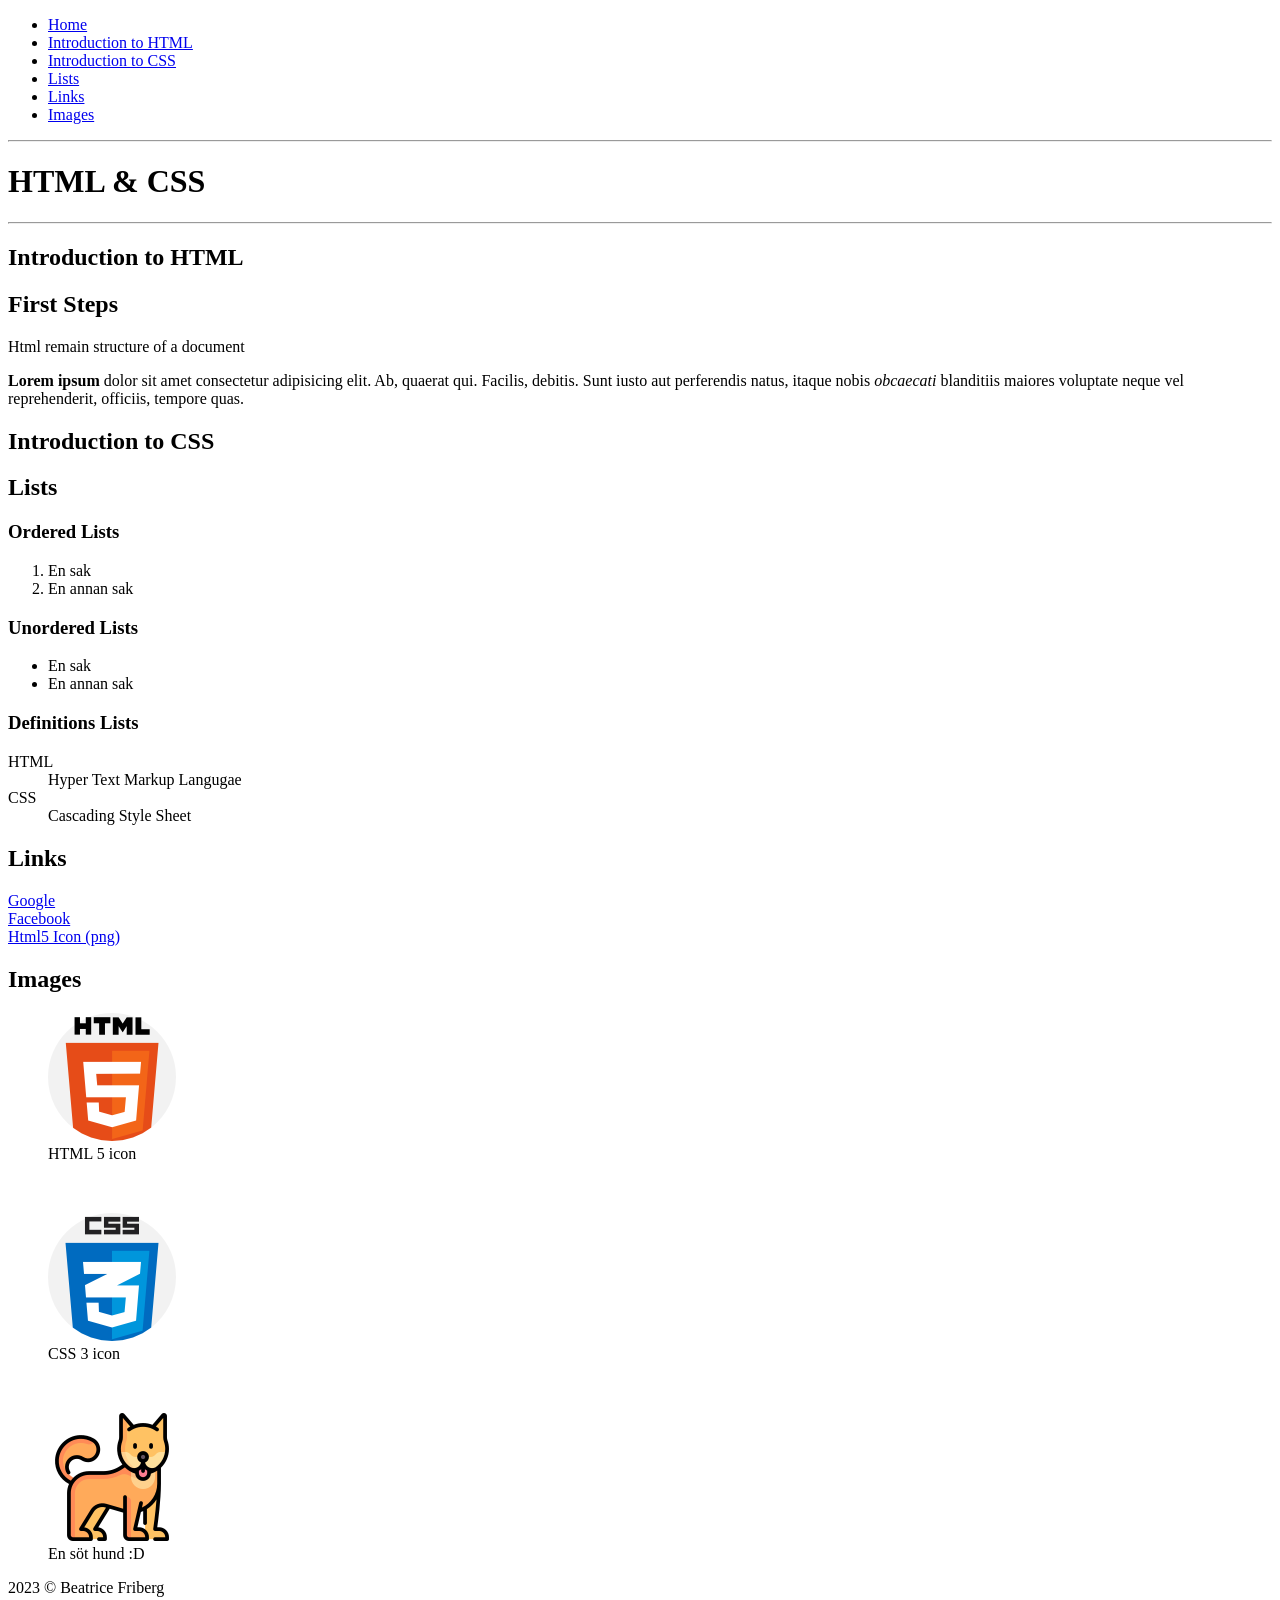
<file: index.html>
<!DOCTYPE html>
<html lang="en">
  <head>
    <meta charset="UTF-8" />
    <meta name="author" content="Beatrice Friberg" />
    <meta name="description" content="Introduction to html" />
    <meta http-equiv="X-UA-Compatible" content="IE=edge" />
    <meta name="viewport" content="width=device-width, initial-scale=1.0" />
    <title>Document</title>
    <link rel="icon" type="image/x-icon" href="img/html5.png" />
  </head>
  <body>
    <header>
      <nav>
        <ul>
          <li><a href="/">Home</a></li>
          <li><a href="#intro">Introduction to HTML</a></li>
          <li><a href="#introCSS">Introduction to CSS</a></li>
          <li><a href="#lists">Lists</a></li>
          <li><a href="#links">Links</a></li>
          <li><a href="#images">Images</a></li>
        </ul>
        <hr />
      </nav>
      <h1>HTML & CSS</h1>
      <hr />
    </header>

    <main>
      <section id="intro">
        <h2>Introduction to HTML</h2>
        <h2>First Steps</h2>
        <aside>
          <p>Html remain structure of a document</p>
        </aside>
        <p>
          <b>Lorem ipsum</b> dolor sit amet consectetur adipisicing elit. Ab,
          quaerat qui. Facilis, debitis. Sunt iusto aut perferendis natus,
          itaque nobis <i>obcaecati</i> blanditiis maiores voluptate neque vel
          reprehenderit, officiis, tempore quas.
        </p>
      </section>
      <section id="introCSS">
        <h2>Introduction to CSS</h2>
      </section>

      <section id="lists">
        <h2>Lists</h2>

        <h3>Ordered Lists</h3>
        <ol>
          <li>En sak</li>
          <li>En annan sak</li>
        </ol>

        <h3>Unordered Lists</h3>
        <ul>
          <li>En sak</li>
          <li>En annan sak</li>
        </ul>

        <h3>Definitions Lists</h3>
        <dl>
          <dt>HTML</dt>
          <dd>Hyper Text Markup Langugae</dd>
          <dt>CSS</dt>
          <dd>Cascading Style Sheet</dd>
        </dl>
      </section>

      <section id="links">
        <h2>Links</h2>

        <a href="https://google.com">Google</a><br />
        <a href="https://facebook.com">Facebook</a>
        <br />
        <a href="img/html5.png" download>Html5 Icon (png)</a>
      </section>

      <section id="images">
        <h2>Images</h2>
        <figure>
          <img src="img/html5.png" alt="HTML 5" />
          <figcaption>HTML 5 icon</figcaption>
        </figure>
        <br />
        <figure>
          <img src="img/css3.png" alt="CSS 3" />
          <figcaption>CSS 3 icon</figcaption>
        </figure>
        <br />
        <figure>
          <img src="img/dog.png" alt="dog" />
          <figcaption>En söt hund :D</figcaption>
        </figure>
      </section>
      <footer>2023 &copy; Beatrice Friberg</footer>
    </main>
  </body>
</html>
</file>
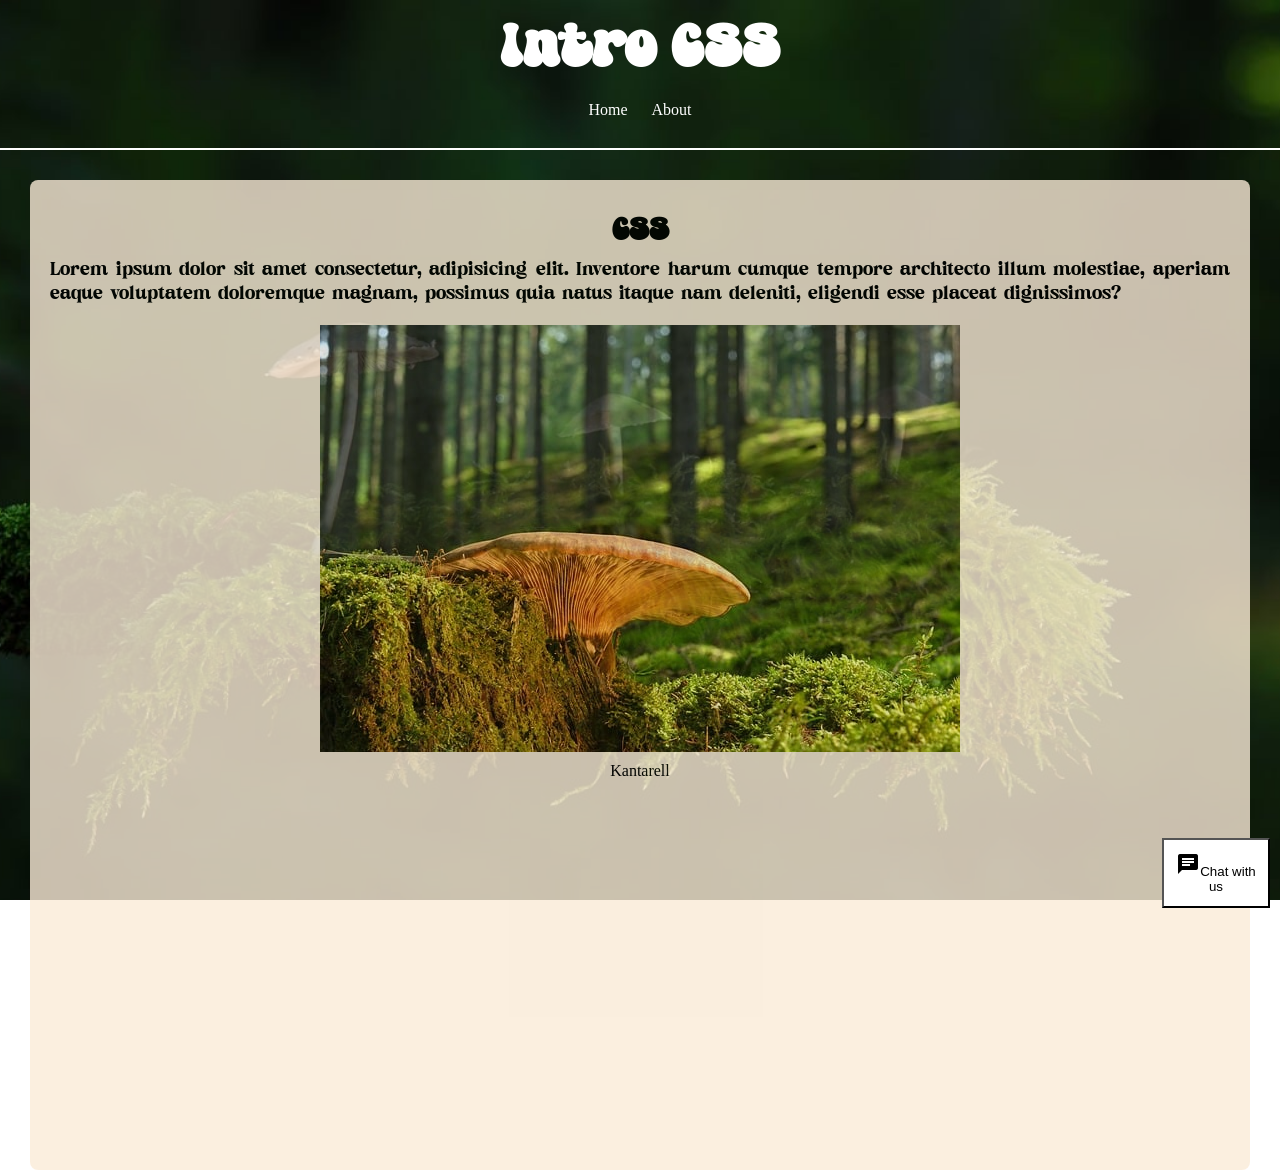
<file: Lec3/CSS /index.html>
<!DOCTYPE html>
<html lang="en">
<head>
    <meta charset="UTF-8">
    <meta http-equiv="X-UA-Compatible" content="IE=edge">
    <meta name="viewport" content="width=device-width, initial-scale=1.0">
    <title>Intro CSS</title>
    <link rel="stylesheet" href="style.css">
    <link rel="stylesheet" href="https://fonts.googleapis.com/icon?family=Material+Icons">

</head>
<body>
    <header>
        <h1>Intro CSS</h1>
        <nav>
            <ul>
             <li><a href="index.html">Home</a></li>
             <li><a href="about.html">About</a></li> 
            </ul>
        </nav>
    </header>
    <main>
        <section class="box">
            <h2>CSS</h2>
            <p>Lorem ipsum dolor sit amet consectetur, adipisicing elit. Inventore harum cumque tempore architecto illum molestiae, aperiam eaque voluptatem doloremque magnam, possimus quia natus itaque nam deleniti, eligendi esse placeat dignissimos?</p>
            <figure>
                <img src="img/m2.jpg">
                <figcaption>Kantarell</figcaption>
            </figure>
            <br><br><br><br><br><br><br><br><br><br><br><br><br><br><br><br><br><br><br><br>
        </section>
        <section class="chat">
            <button><i class="material-icons">chat</i>Chat with us</button>
        </section>
    </main>
    
</body>
</html>
</file>
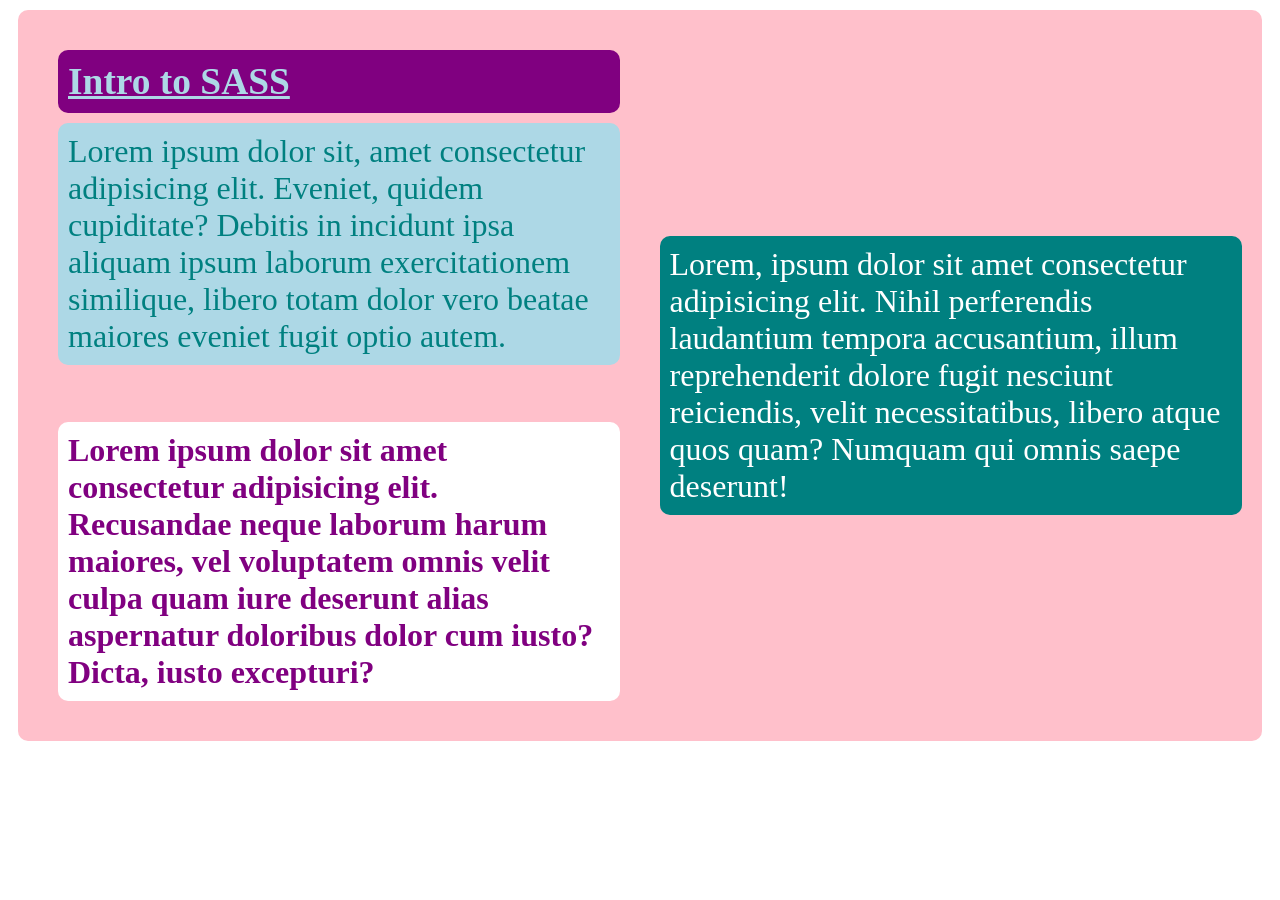
<file: Lec5/sass.html>
<!DOCTYPE html>
<html lang="en">
<head>
    <meta charset="UTF-8">
    <meta http-equiv="X-UA-Compatible" content="IE=edge">
    <meta name="viewport" content="width=device-width, initial-scale=1.0">
    <title>Intro SASS</title>
    <link rel="stylesheet" href="SCSS/style.css">
</head>
<body>
    <article class="main">
        <section class="section">
            <h1>Intro to SASS</h1>
            <p class="p1">Lorem ipsum dolor sit, amet consectetur adipisicing elit. Eveniet, quidem cupiditate? Debitis in incidunt ipsa aliquam ipsum laborum exercitationem similique, libero totam dolor vero beatae maiores eveniet fugit optio autem.</p>
            <br>
            <p class="p2">Lorem ipsum dolor sit amet consectetur adipisicing elit. Recusandae neque laborum harum maiores, vel voluptatem omnis velit culpa quam iure deserunt alias aspernatur doloribus dolor cum iusto? Dicta, iusto excepturi?</p>
        </section>
        <section class="main_section">
            <p>Lorem, ipsum dolor sit amet consectetur adipisicing elit. Nihil perferendis laudantium tempora accusantium, illum reprehenderit dolore fugit nesciunt reiciendis, velit necessitatibus, libero atque quos quam? Numquam qui omnis saepe deserunt!</p>
        </section>
    </article>
</body>
</html>
</file>
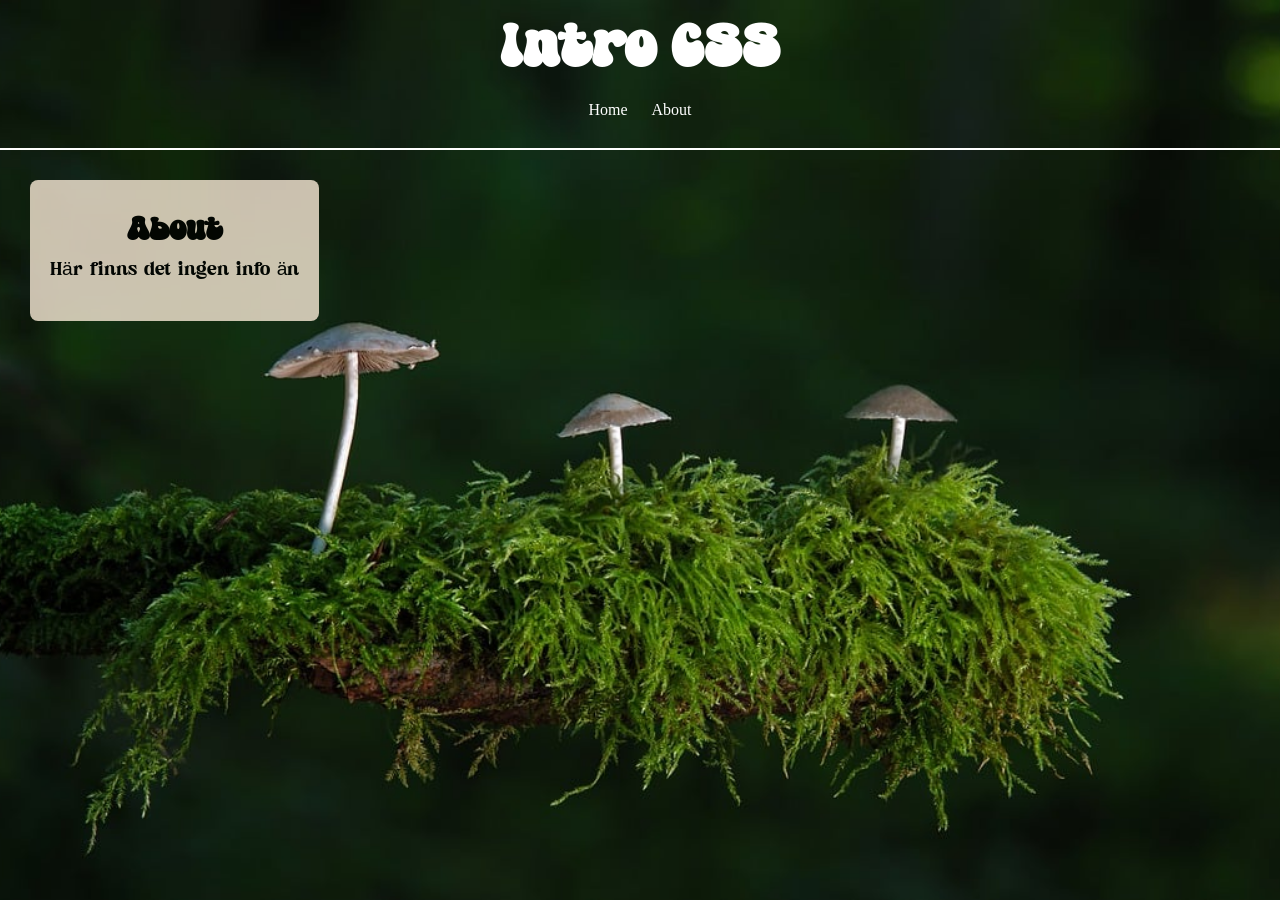
<file: Lec3/CSS /about.html>
<!DOCTYPE html>
<html lang="en">
<head>
    <meta charset="UTF-8">
    <meta http-equiv="X-UA-Compatible" content="IE=edge">
    <meta name="viewport" content="width=device-width, initial-scale=1.0">
    <title>Intro CSS</title>
    <link rel="stylesheet" href="style.css">
</head>
<body>
    <header>
    <h1>Intro CSS</h1>
    <nav>
        <ul>
         <li><a href="index.html">Home</a></li>
         <li><a href="about.html">About</a></li> 
        </ul>
    </nav>
    </header>
    <main>
        <section class="box">
            <h2>About</h2>
            <p>Här finns det ingen info än</p>
        </section>
    </main>
</body>
</html>
</file>
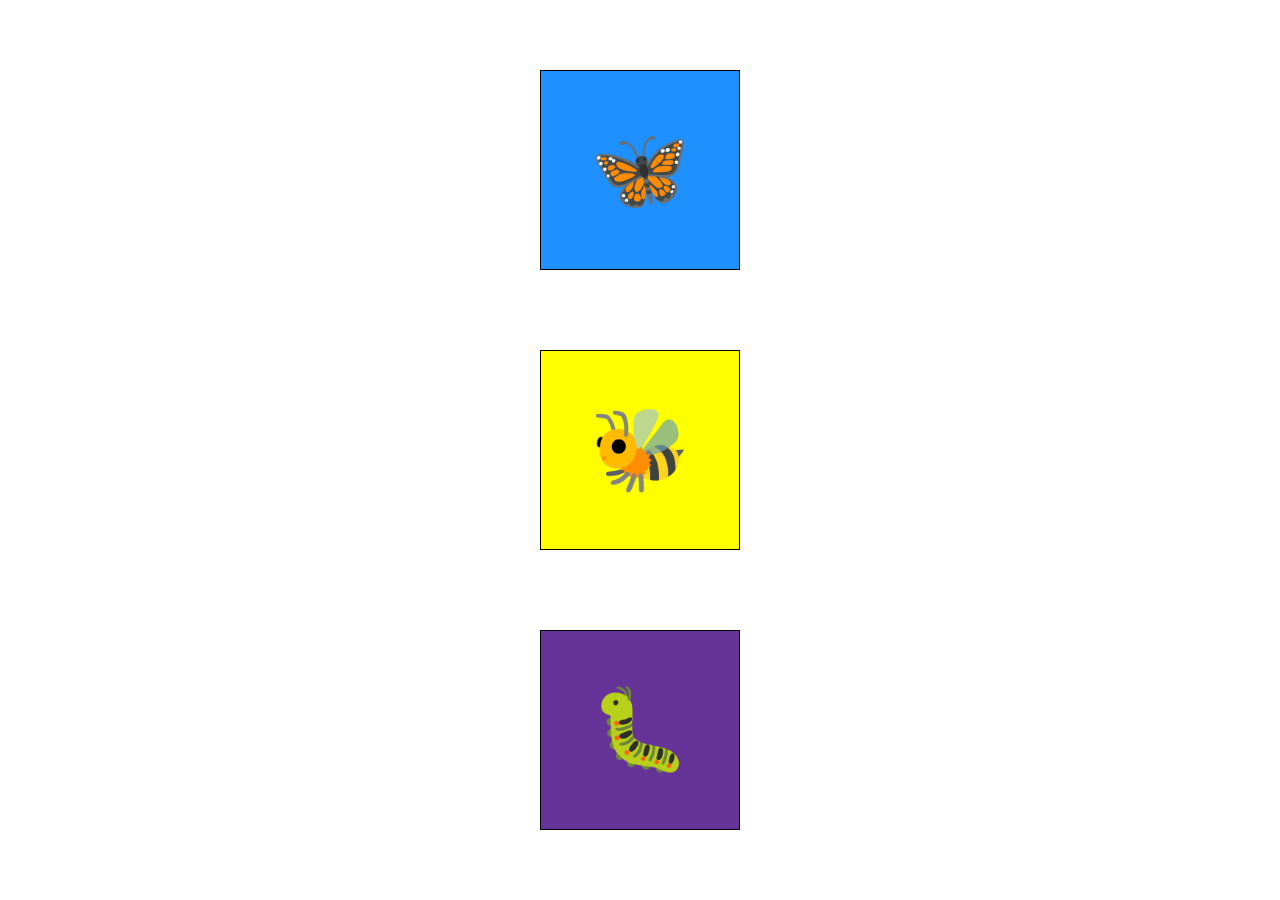
<file: Lec4/animation/Animation.html>
<!DOCTYPE html>
<html lang="en">
<head>
    <meta charset="UTF-8">
    <meta http-equiv="X-UA-Compatible" content="IE=edge">
    <meta name="viewport" content="width=device-width, initial-scale=1.0">
    <title>Transformations and Animations</title>
    <link rel="stylesheet" href="animation.css">
</head>
<body>
    <main>
        <section class="square">🦋</section>
        <section class="square">🐝</section>
        <section class="square animate">🐛</section>
    </main>
    
</body>
</html>
</file>
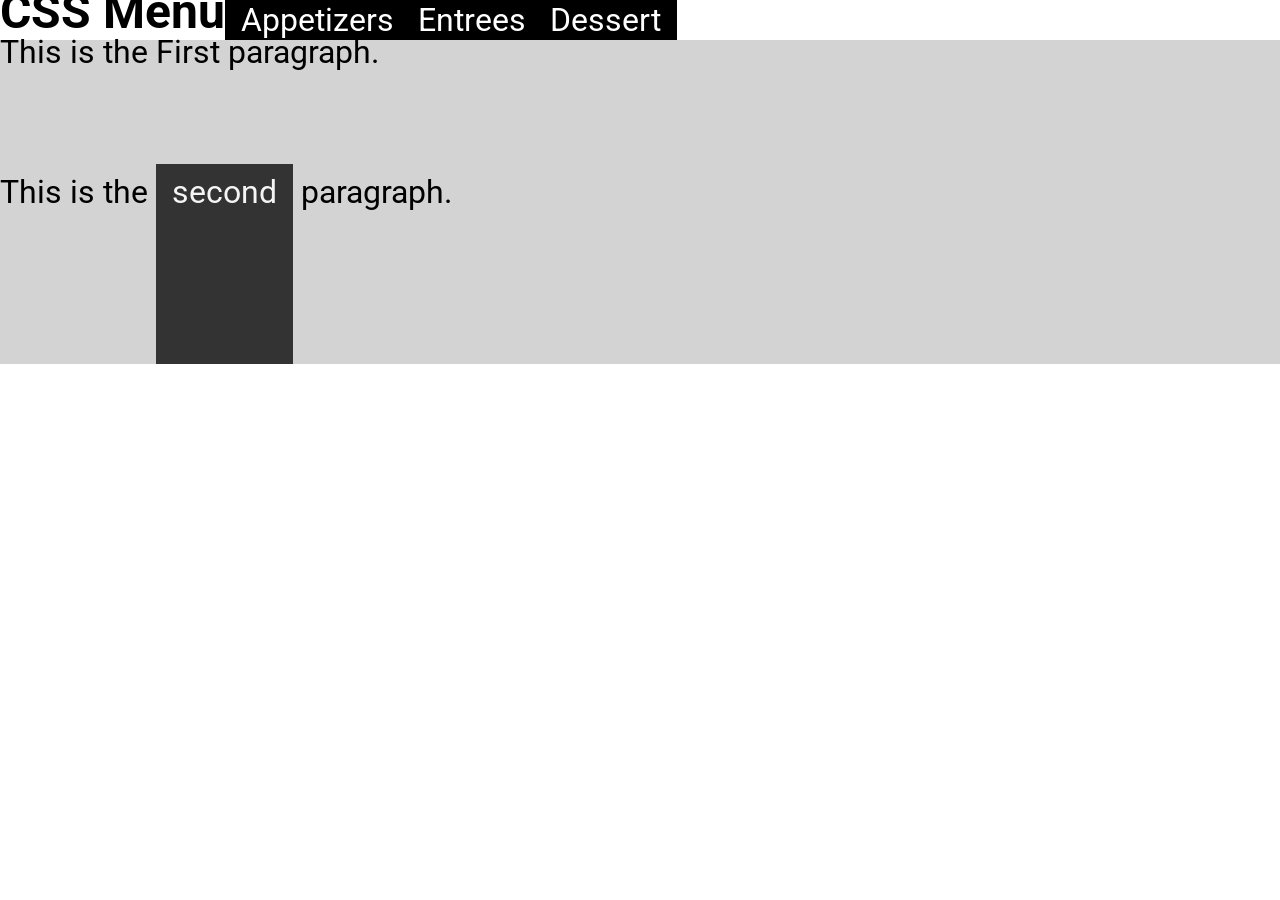
<file: Lec4/display/Display.html>
<!DOCTYPE html>
<html lang="en">

<head>
    <meta charset="UTF-8">
    <meta http-equiv="X-UA-Compatible" content="IE=edge">
    <meta name="viewport" content="width=device-width, initial-scale=1.0">
    <title>Display</title>
    <link rel="stylesheet" href="display.css">
</head>

<body>
    <main>
        
        <nav>
        <h2>CSS Menu</h2>
        <ul>
            <li><a href="one.html">Appetizers</a></li>
            <li><a href="two.html">Entrees</a></li>
            <li><a href="three.html">Dessert</a></li>
        </ul>
    </nav>
    <p>This is the First paragraph.</p>
        <p>This is the <span class="opposite">second</span> paragraph.</p>
    </main>
</body>


</html>
</file>
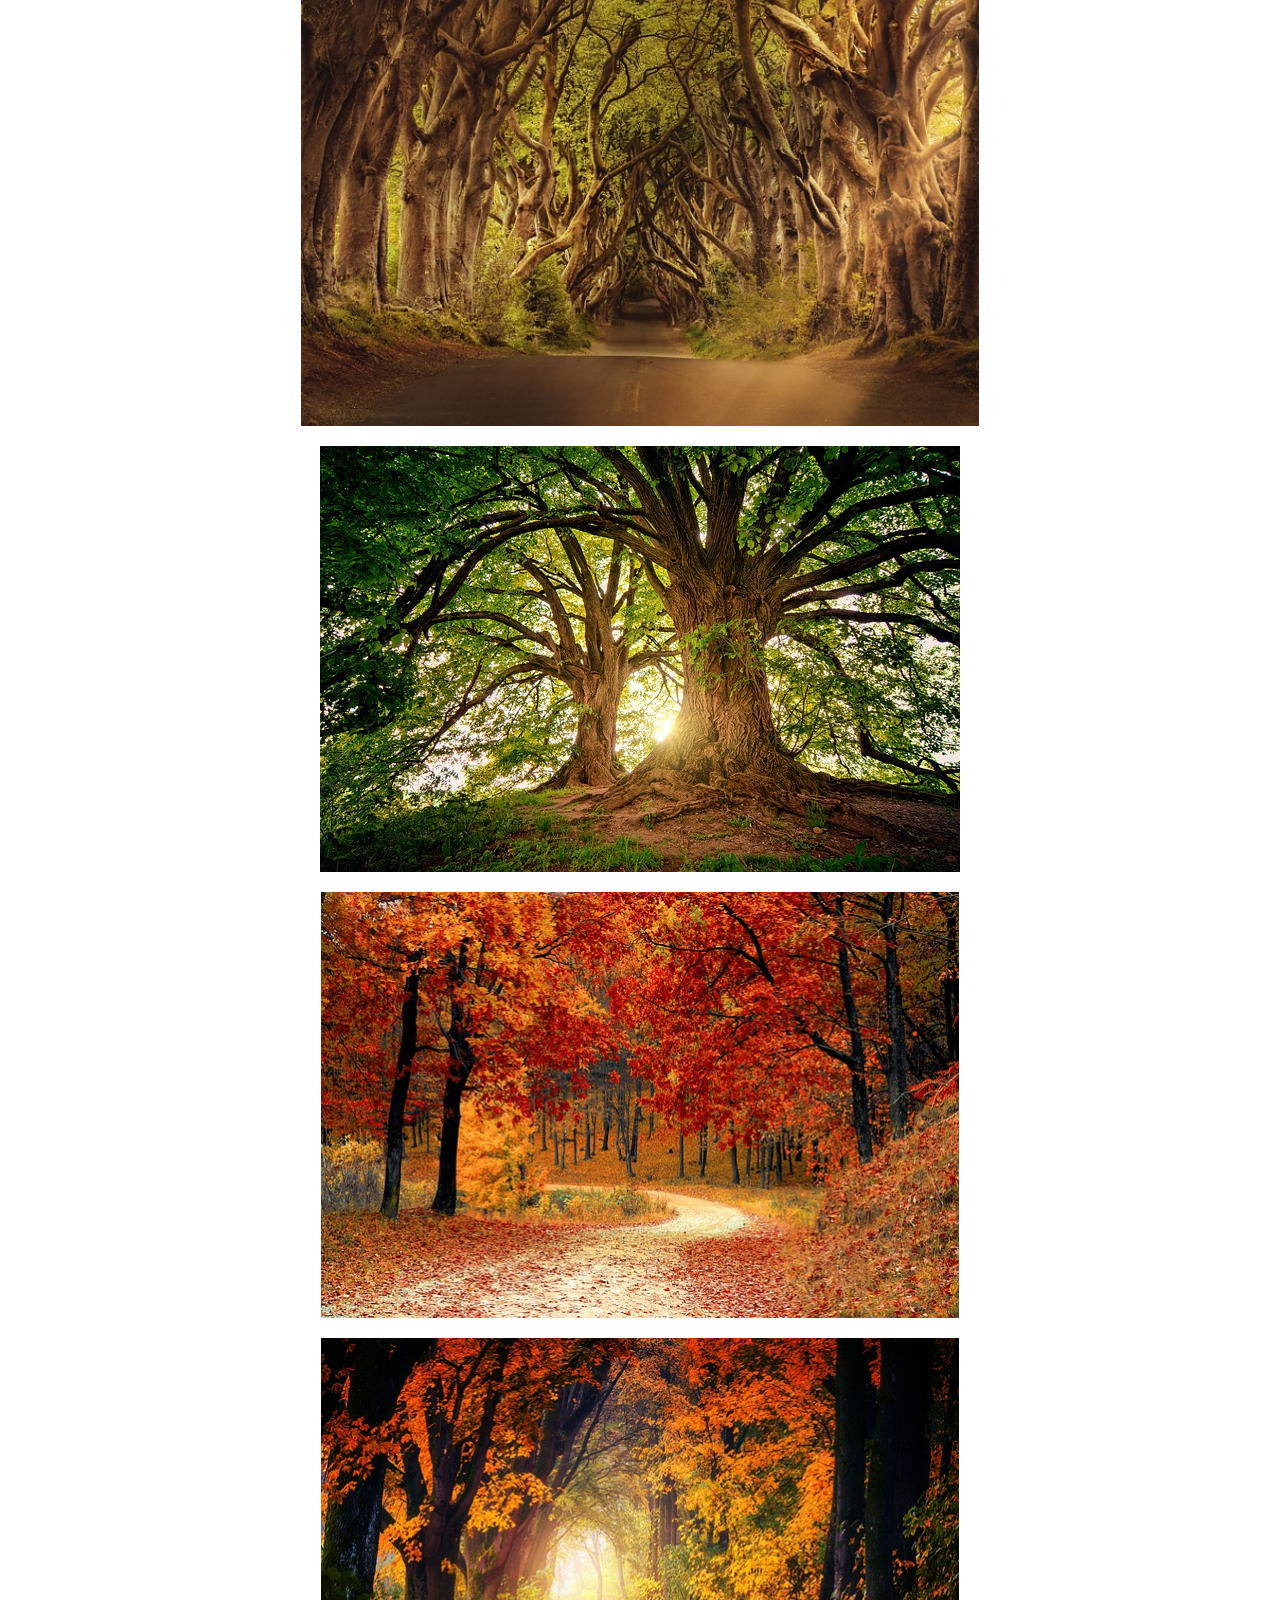
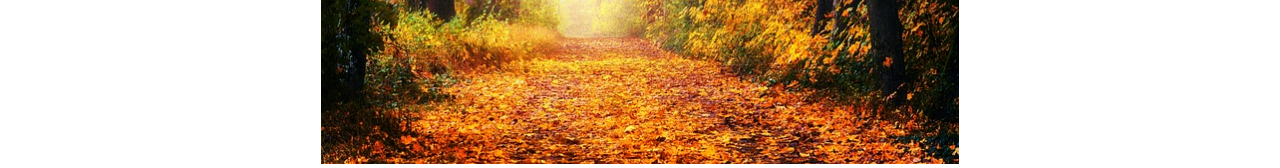
<file: Lec4/flexbox/Flexbox.html>
<!DOCTYPE html>
<html lang="en">
<head>
    <meta charset="UTF-8">
    <meta http-equiv="X-UA-Compatible" content="IE=edge">
    <meta name="viewport" content="width=device-width, initial-scale=1.0">
    <title>Flexbox</title>
    <link rel="stylesheet" href="testa.css">
</head>
<body>
    <main class="container">
        <section class="box"><img src="img/trees1.jpg" alt=""></section>
        <section class="box"><img src="img/trees2.jpg" alt=""></section>
        <section class="box"><img src="img/road-1072821_640.jpg" alt=""></section>
        <section class="box"><img src="img/autumn-3186876_640.jpg" alt=""></section>

    </main>
    
</body>
</html>
</file>
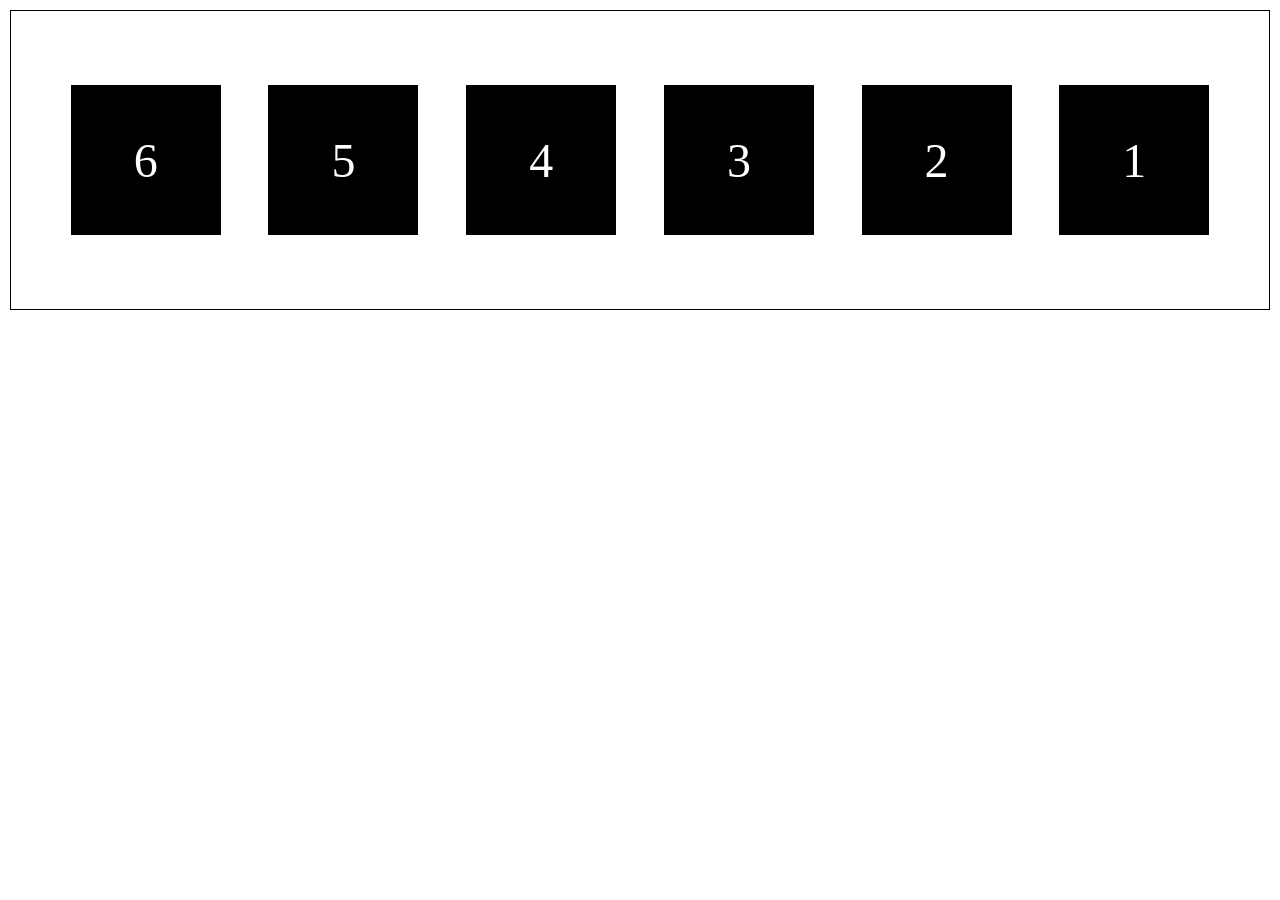
<file: Lec4/flexbox/flexbox2.html>
<!DOCTYPE html>
<html lang="en">
<head>
    <meta charset="UTF-8">
    <meta http-equiv="X-UA-Compatible" content="IE=edge">
    <meta name="viewport" content="width=device-width, initial-scale=1.0">
    <title>Flexbox</title>
    <link rel="stylesheet" href="css/style.css">
</head>
<body>
    <main class="container">
        <div class="box">1</div>
        <div class="box">2</div>
        <div class="box">3</div>
        <div class="box">4</div>
        <div class="box">5</div>
        <div class="box">6</div>
    </main>
    
</body>
</html>
</file>
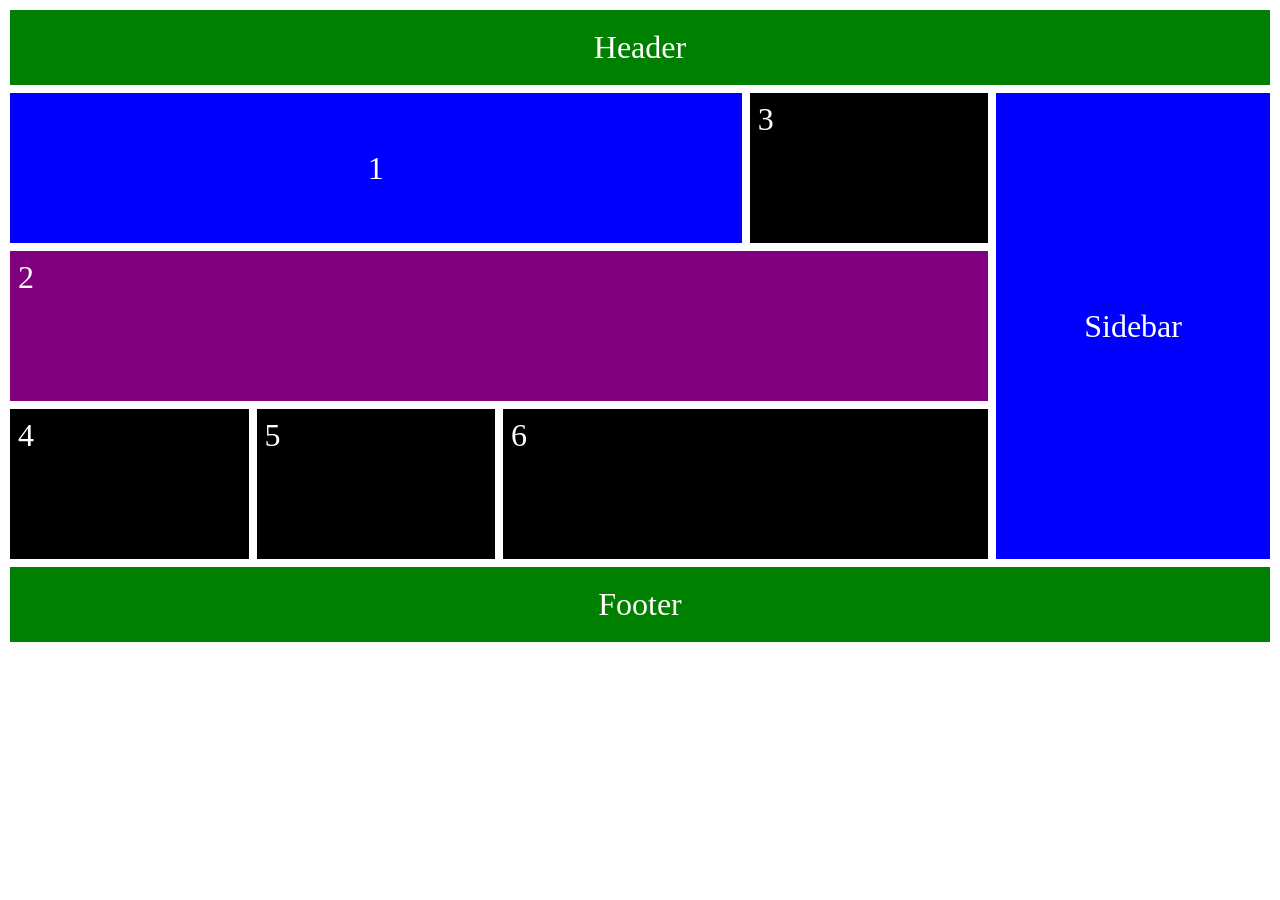
<file: Lec4/gridbox/gridbox.html>
<!DOCTYPE html>
<html lang="en">
<head>
    <meta charset="UTF-8">
    <meta http-equiv="X-UA-Compatible" content="IE=edge">
    <meta name="viewport" content="width=device-width, initial-scale=1.0">
    <title>Grid</title>
    <link rel="stylesheet" href="grids.css">
</head>
<body>
    <header class="header el">Header</header>
    <main class="container">
        <div class="box">1</div>
        <div class="box">2</div>
        <div class="box">3</div>
        <div class="box">4</div>
        <div class="box">5</div>
        <div class="box">6</div>
    </main>
    <aside class="sidebar el">Sidebar</aside>
    <footer class="footer el">Footer</footer>
</body>
</html>
</file>
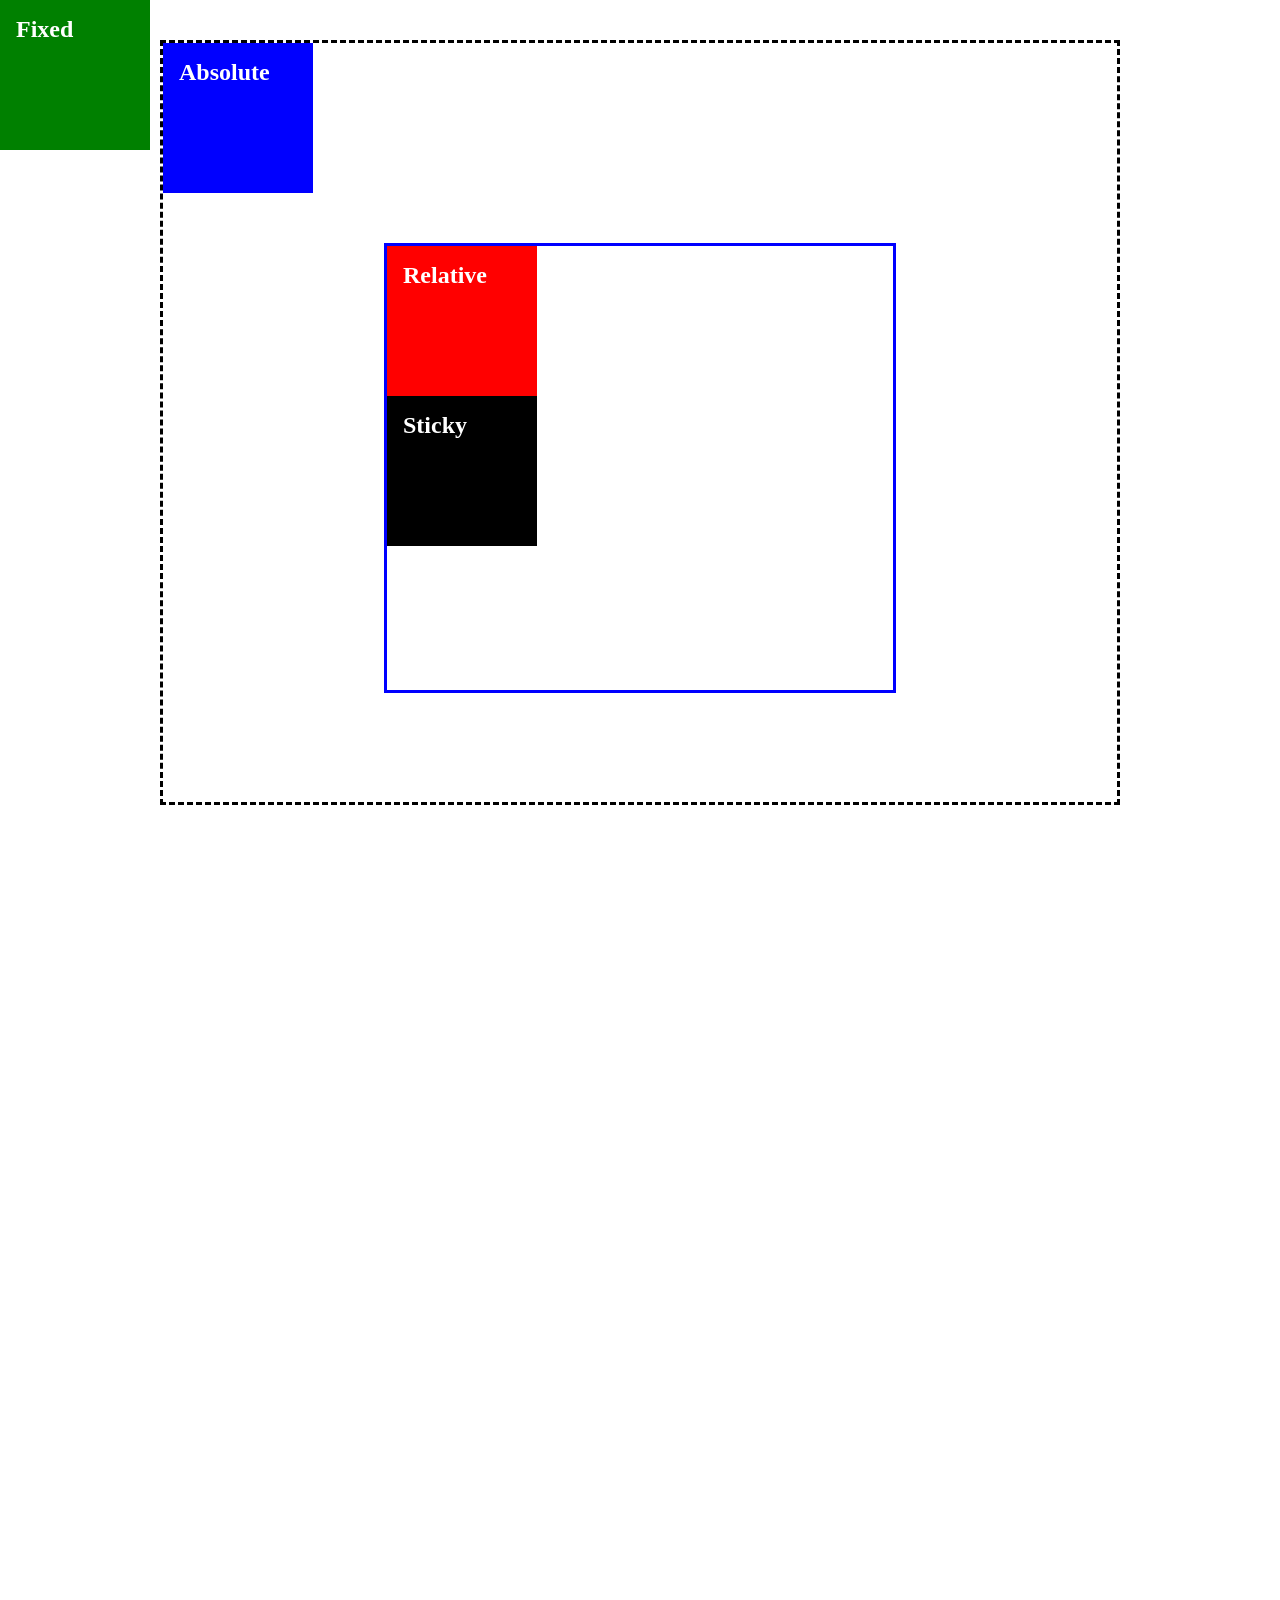
<file: Lec4/posistions/Position.html>
<!DOCTYPE html>
<html lang="en">

<head>
    <meta charset="UTF-8">
    <meta http-equiv="X-UA-Compatible" content="IE=edge">
    <meta name="viewport" content="width=device-width, initial-scale=1.0">
    <title>Position</title>
    <link rel="stylesheet" href="position.css">
</head>

    <!-- div are block without semantic. 
        Don't use them too much!  -->
        <section class="outer-container">
        <section class="inner-container">
            <section class="box absolute">
                <h2>Absolute</h2>
            </section>
            <section class="box relative">
                <h2>Relative</h2>
            </section>
            <section class="box fixed">
                <h2>Fixed</h2>
            </section>
            <section class="box sticky">
                <h2>Sticky</h2>
            </section>
        </section>
    </section>
 

<!--  <button class="social">&#128512;</button>
  <section id="one">
    <header class="blue">Header One</header>
    <h2>One</h2>
 </section>
 <section id="two">
    <header class="red">Header Two</header>
    <h2>Two</h2>
 </section>
 <section id="three">
    <header class="green">Header Three</header>
    <h2>three</h2>
 </section>
 <footer>
    <a href="#one">One</a>
    <a href="#two">Two</a>
    <a href="#three">Three</a>
 </footer> -->

</body>

</html>
</file>
<file: Lec3/CSS /style.css>
@font-face {
    font-family: supermagic;
    src: url(Super\ Magic.ttf);
}

@font-face {
    font-family: classicdiary;
    src: url(ClassicalDiary.ttf);
}

* {
    margin: 0;
    padding: 0;
    box-sizing: border-box;
}

body, html {
    height: 100%;
    font-family:Georgia, 'Times New Roman', Times, serif;
}

body {
    background-image: url(img/mushroom.jpg);
    height: 100%;
    background-position: center;
    background-repeat: no-repeat;
    background-attachment: fixed;
    background-size: cover;
}
header {
    border-bottom:2px solid #ffffff;
    position: fixed;
    height: 150px;
    width: 100%;
    z-index: 1;
}

h1 {
    color: #ffffff;
    text-align: center;
    font-family: "supermagic";
    font-size: 60px;
    margin: 10px;
}
h1:active {
    color: green;
}

nav{
    text-align: center;
    padding:10px;
    margin: 10px;
}

nav li {
    list-style-type: none;
    display: inline;
    padding:10px;
}

nav a {
    text-decoration: none;
    color: #ffffff;
}

a:hover{
    color:darkgreen;
    text-decoration: underline;
}

.box{
    background-color:antiquewhite;
    margin: 30px;
    padding: 20px;
    border-radius: 8px;
    opacity: 80%;
    position: absolute;
    top: 150px;
    z-index: 0;
    
}

.box h2 {
    text-align: center;
    font-size: 2rem;
    margin: 10px;
    font-family: "supermagic";

}

.box p {
    text-align: justify;
    text-justify: inter-word;
    font-size: 120%;
    margin-bottom: 20px;
    font-family: "classicdiary", Arial, Helvetica, sans-serif;
    
}

.box img {
    display: block;
    max-width: 100%;
    height: auto;
    margin: auto;
}

.box figcaption{
    text-align: center;
    margin: 10px;
}

.chat {
    position: fixed;
    top: 92%;
    left: 90%;
}

.chat button {
    background-color: #ffffff;
    margin: 10px;
    padding: 12px 12px;

}

.chat img {
    width: 20px;
    justify-content: center;
}
</file>
<file: Lec5/SCSS/style.css>
/* First SASS file */
/* Variables*/
/* $textcolor:pink;
$textcolor2: purple; */
/* $primary-color: teal;
$secondary-color: lightblue; */
.main {
  background-color: pink;
  color: teal;
  font-size: 2rem;
  display: flex;
  justify-content: center;
  align-items: center;
  padding: 10px;
  margin: 10px;
  border-radius: 10px;
}
.main .section {
  font-weight: 800;
  padding: 10px;
  margin: 10px;
  border-radius: 10px;
}
.main .section h1 {
  color: lightblue;
  text-decoration: underline;
  background-color: purple;
  padding: 10px;
  margin: 10px;
  border-radius: 10px;
}
.main .section .p1 {
  font-weight: 300;
  background-color: lightblue;
  padding: 10px;
  margin: 10px;
  border-radius: 10px;
}
.main .section .p2 {
  color: purple;
  background-color: white;
  padding: 10px;
  margin: 10px;
  border-radius: 10px;
}
.main .main_section {
  color: white;
  font-weight: 300;
}
.main .main_section p {
  background-color: teal;
  padding: 10px;
  margin: 10px;
  border-radius: 10px;
}/*# sourceMappingURL=style.css.map */
</file>
<file: Lec4/animation/animation.css>
@import url("https://fonts.googleapis.com/css2?family=Nunito&display=swap");

* {
    margin: 0;
    padding: 0;
    box-sizing: border-box;
}

html {
    font-size: 5rem;
    font-family: 'Nunito', sans-serif;
}

body {
    min-height: 100vh;
    display: flex;
    flex-direction: column nowrap;
}

main {
    align-items: center;
    display: flex;
    flex-flow: column nowrap;
    flex-grow: 1;
    gap: 1rem;
    justify-content: center;
}

section {
    border: 1px solid #000;
    display: grid;
    height: 200px;
    place-content: center;
    width: 200px;
}

section:first-child {
    background-color: dodgerblue;
    /*transform: translateX(-50%);*/ /* Of the width of the section */
    /* transform: rotateX(45deg); */ /* rotation around the x-axel at the top*/
    /* transform: scaleX(120%); */
    /* transform: skewX(-10deg); */
}


section:nth-child(2) {
    background-color: yellow;
    /* transform: translateY(-2rem); */
    /* transform: rotateY(180deg); */
    /* transform: scaleY(120%); */
    /* transform: skewY(10deg); */
}

section:last-child {
    background-color: limegreen;
    /* transform: translate(100%, -5rem); */
    /* transform: rotateZ(78deg); */
    /* transform: scale(50%,50%); */
    /* transform: skew(-10deg,-10deg);*/
} 

section:hover {
    background-color: midnightblue;
    /* transition-property: background-color, transform;
    transition-duration: 2s, 3s;
    transition-delay: 0.5s; */
    transition: all 2s linear 0.5s;
}

section:last-child:hover {
    transform: rotate(180deg);
}

.animate {
    /* animation-name: slide;
    animation-duration: 5s;
    animation-timing-function: ease-in-out;
    animation-delay: 1s;
    animation-iteration-count: 5;
    animation-direction: alternate;
    animation-fill-mode: forwards; */
    animation: 5s ease-in-out 1s 5 normal forwards slide;
}

@keyframes slide {
    0%  {
        transform: translateX(0);
    }
    33% {
        transform: translateX(300px) rotate(180deg);
    }
    66% {
        transform: translateX(-300px) rotate(-180deg);
    }
    100% {
        transform: translateX(0);
        background-color: rebeccapurple;
    }
}
</file>
<file: Lec4/display/display.css>
@import url('https://fonts.googleapis.com/css2?family=Roboto&display=swap');

* {
    margin: 0;
    padding: 0;
    box-sizing: border-box;
}
body {
    line-height: 1.5rem;
    font-size: 2rem;
    font-family: 'Roboto', sans-serif;
}

/* Block Elements stuck on top of each eithers 100% width*/
/* main {
    background-color: aqua;
    width: 50%;
}

p {
    background-color: lightgrey;
    margin: 100px 50px;
}
*/
nav {
    display: inline-flex;
    width: 100%;
}

h2 {
}
/* usefull for link into button */
ul {
    /* display: none; don't do this!*/
    list-style-type: none;
    padding: 0.5rem;
    background-color: black;
    margin:0;
}
li {
    display: inline-block;
    margin-inline: 0.5rem;
}
li a {
    color: #fff;
    text-decoration: none;
}
li a:hover, li:focus {
    text-decoration: underline;
}
p {
    background-color: lightgrey;
}

.opposite {
    display: inline-block;
    background-color: #333;
    color: whitesmoke;
    margin-top: 100px;
    /* doesnot work on inline element*/
    height: 200px;
    padding: 1rem;
    /* can overlapp if display not inline-block! */
}
</file>
<file: Lec4/flexbox/testa.css>
* {
    margin: 0;
    padding: 0;
    box-sizing: border-box;
}

.container {
    display: flex;
    gap: 1rem;
    flex-direction: row;
    flex-wrap: wrap;
    justify-content: center;
} 

img {
    width: 100%;
    height: 426px;
}
</file>
<file: Lec4/flexbox/css/style.css>
* {
    margin: 0;
    padding: 0;
    box-sizing: border-box;
}

.container {
    border: 1px solid black;
    min-width: 80vw;
    max-width: 200vw;
    min-height: 300px;
    font-size: 3rem;
    font-family: 'Times New Roman', Times, serif;
    padding: 20px;
    margin: 10px;
    display: flex;
    gap: 0.5rem;
    /* flex-flow: row-reverse wrap; */
    flex-direction: row-reverse;
    flex-wrap: wrap-reverse;
    justify-content: space-evenly;
    align-items: center;
    
}

.box {
    background-color: black;
    color: white;
    min-width: 150px;
    height: 150px;

    display: flex;
    align-items: center;
    justify-content: center;

    /* /* flex-basis: 100px;
    flex-grow: 1;
    flex: 1 1 150px */
}

/* .box:nth-child(2) {
    flex: 2 2 150px
} */
</file>
<file: Lec4/gridbox/grids.css>
* {
    margin: 0;
    padding: 0;
    box-sizing: border-box;
}

body {

    padding: 10px;
    font-size: 2rem;
    font-family: 'Times New Roman', Times, serif;

    display: grid;
    grid-template-columns: repeat(9, 1fr);
    grid-auto-rows: 75px auto 75px;
    grid-template-areas: 
    "hd hd hd hd hd hd hd hd hd"
    "mn mn mn mn mn mn mn sb sb"
    "ft ft ft ft ft ft ft ft ft";
    gap: 0.5rem;
}

.header {
    grid-area: hd;
}

.footer {
    grid-area: ft;
}

.el {
    background-color: green;
    color: white;
    display: grid;
    padding: 0.5rem;
    place-content: center;
}

.sidebar {
    grid-area: sb;
    background-color: blue;
}
.container {
    grid-area: mn;
    margin: -0.5rem;
    padding: 0.5rem;
    display: grid;
    min-height: 400px;
    /* grid-template-columns: 1fr 2fr 1fr 1fr; */
    grid-template-columns: repeat(2, 1fr 1fr);
    grid-auto-rows: minmax(150px, auto);
    /* column-gap:0.5rem ;
    row-gap: 0.5rem; */
    /*Or the following shortcut*/
    gap: 0.5rem;

}

.box {
    background-color: black;
    color: white;
    padding: 0.5rem;
}

.box:first-child {
    background-color: blue;
    display: grid;
    /* align-content: start;
    justify-content: start; */
    /*Or the following shortcut*/
    place-content: center;
    /* grid-column-start: 1;
    grid-column-end: 4; */
    /*Or the following shortcut*/
    grid-column: 1/4;
}

.box:nth-child(2) {
    background-color: purple;
    grid-column: 1/5;
    grid-row: 2/3;
}

.box:nth-child(6) {
    grid-column: 3/5;
}
</file>
<file: Lec4/posistions/position.css>
* {
    margin:0;
    padding: 0;
    box-sizing: border-box;
}
body {
    font-size: 1rem;
    min-height: 200vh;
}
.outer-container {
    border: 3px dashed black;
    width: 75vw;
    height: 85vh;
    margin: 40px auto;
    position: relative/* to the ansester */
}
.inner-container {
    border: 3px solid blue;
    width: 40vw;
    height: 50vh;
    margin: 200px auto;
    /*position: relative;*/ /* to the ancestor */

}
.box {
    width: 150px;
    height: 150px;
    color: #fff; /* Fonts invisible */
    padding: 1rem;
}
.absolute {
    background-color: blue;
    position: absolute; /* Default is static */
    top: 0;
    left: 0;
    /* left: -10000px;  *//* invisibility ! */
    z-index: 0;
}
.relative {
    background-color: #f00;
    position: relative;
    top: 0;
    left: 0;
    z-index:1;
}
.fixed {
    background-color: green;
    position:fixed;
    left: 0px;
    top: 0px;
}
.sticky {
    background-color: black;
    position: sticky;
    top: 0;
    left: 0;
}
html {scroll-behavior: smooth;}
section {
    height: 100vh;
}
.blue {background-color: #00f;}
.red {background-color: #F00;}
.green {background-color: #0f0;}

header, footer {
    color: #fff;
    text-align: center;
    height: 100px;
}
header {
    position: sticky;
    top: 0;
    font-size: 5rem;
}
footer {
    background-color: #000;
    position: fixed;
    font-size: 3rem;
    bottom: 0;
    width: 100%;
}
a:visited {
    color:#fff;
}
.social {
    background-color: royalblue;
    color: #fff;
    font-size: inherit;
    padding: 1rem;
    position:fixed;
    top: 30%;
    left: 0;
    z-index:1;
}
</file>
